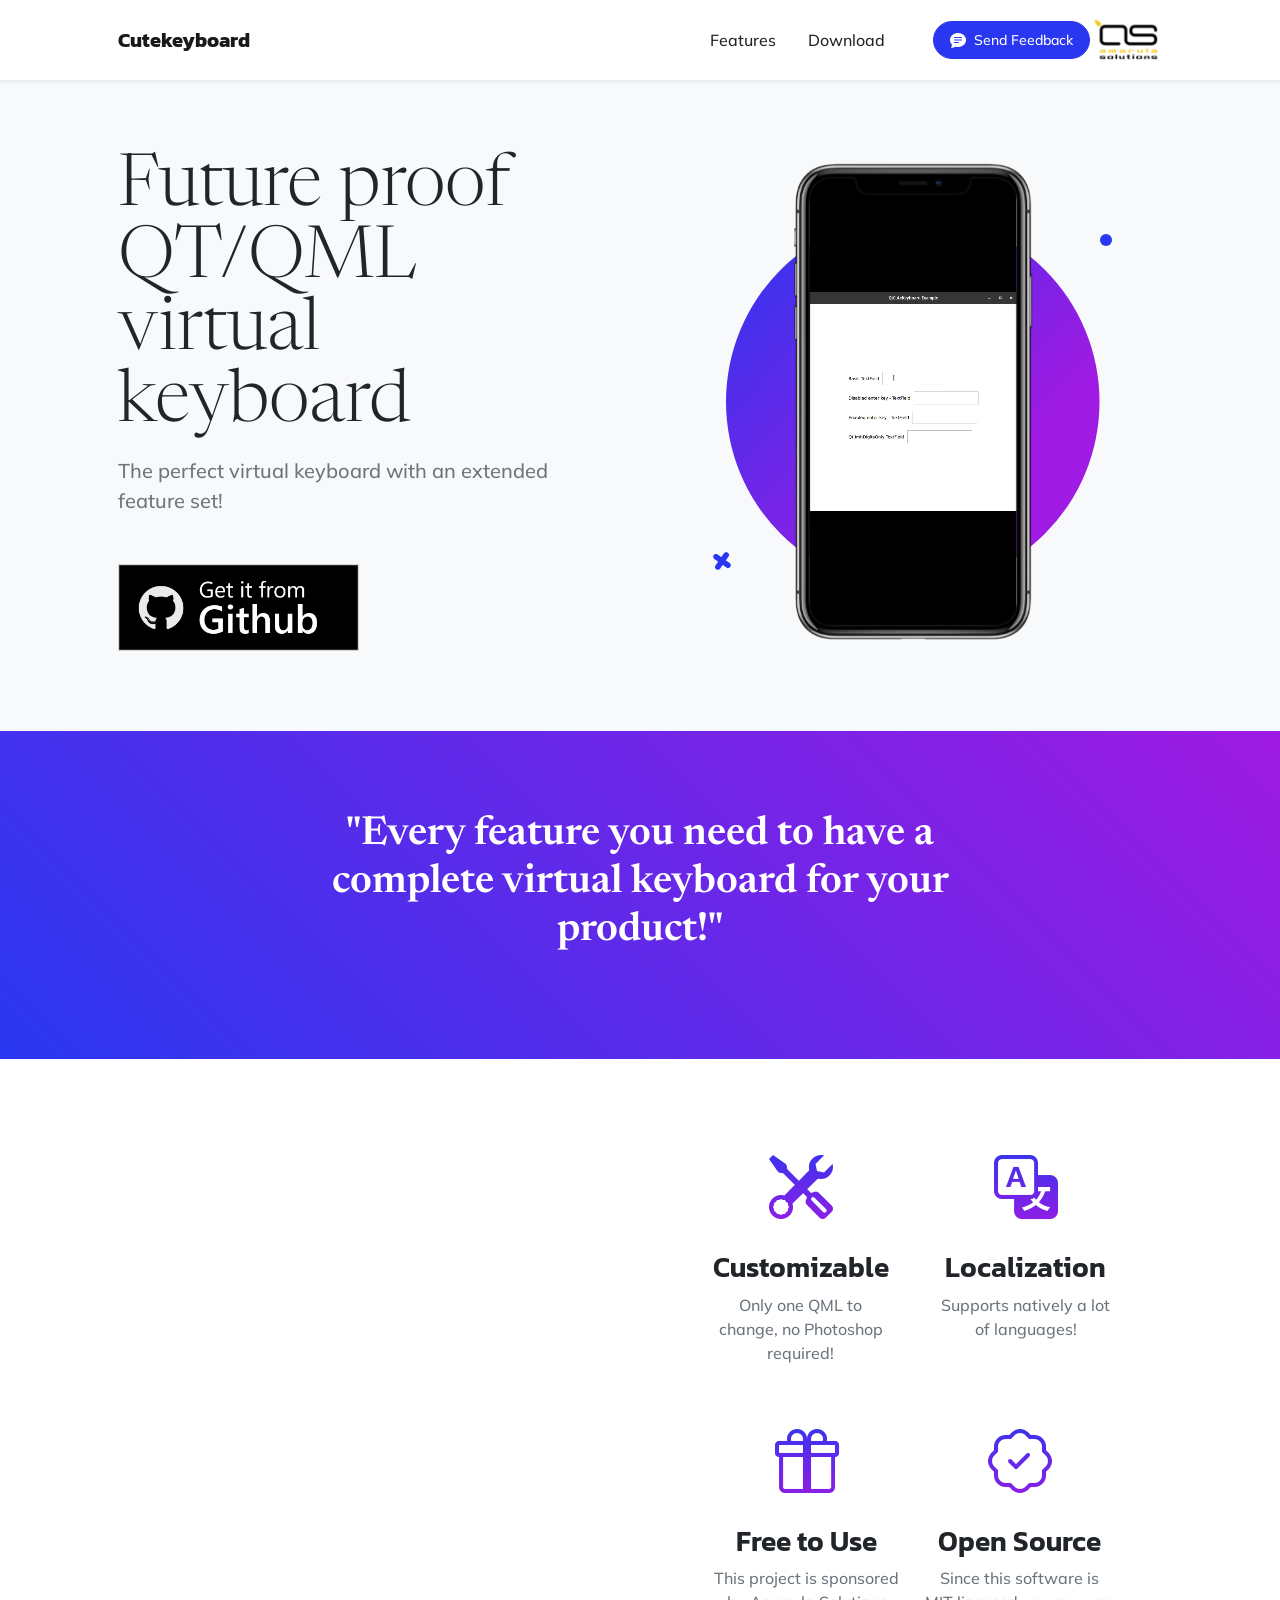
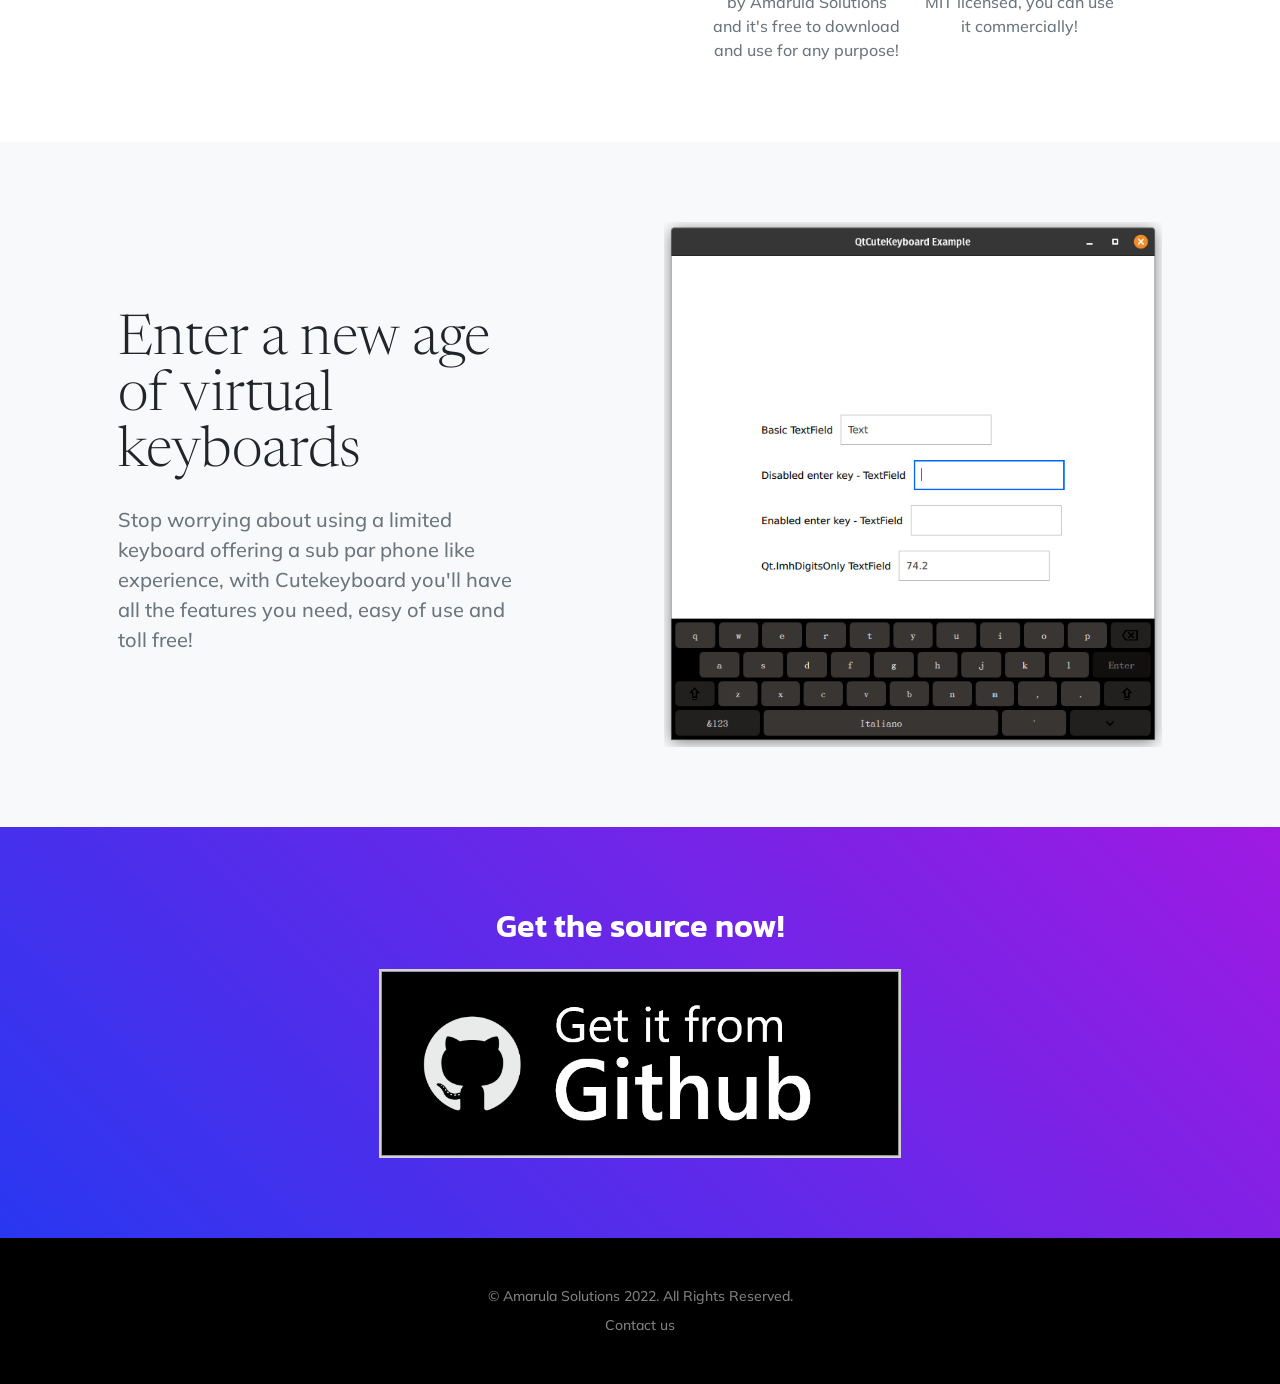
<file: index.html>
<!DOCTYPE html>
<html lang="en">
    <head>
        <meta charset="utf-8" />
        <meta name="viewport" content="width=device-width, initial-scale=1, shrink-to-fit=no" />
        <meta name="description" content="" />
        <meta name="author" content="" />
        <title>Cutekeyboard - future proof QT virtual keyboard</title>
        <link rel="icon" type="image/x-icon" href="assets/favicon.ico" />
        <!-- Bootstrap icons-->
        <link href="https://cdn.jsdelivr.net/npm/bootstrap-icons@1.5.0/font/bootstrap-icons.css" rel="stylesheet" />
        <!-- Google fonts-->
        <link rel="preconnect" href="https://fonts.gstatic.com" />
        <link href="https://fonts.googleapis.com/css2?family=Newsreader:ital,wght@0,600;1,600&amp;display=swap" rel="stylesheet" />
        <link href="https://fonts.googleapis.com/css2?family=Mulish:ital,wght@0,300;0,500;0,600;0,700;1,300;1,500;1,600;1,700&amp;display=swap" rel="stylesheet" />
        <link href="https://fonts.googleapis.com/css2?family=Kanit:ital,wght@0,400;1,400&amp;display=swap" rel="stylesheet" />
        <meta property="og:image" content="https://amarula.github.io/cutekeyboard/assets/img/keyboardcute.png" />
        <meta property="og:image:width" content="400" />
        <meta property="og:image:height" content="228" />
        <meta property="og:image:type" content="image/png" />
        <meta name="twitter:card" content="summary_large_image" />
        <meta property="twitter:image" content="https://amarula.github.io/cutekeyboard/assets/img/keyboardcute.png" />
        <!-- Core theme CSS (includes Bootstrap)-->
        <link href="css/styles.css" rel="stylesheet" />
    </head>
    <body id="page-top">
        <!-- Navigation-->
        <nav class="navbar navbar-expand-lg navbar-light fixed-top shadow-sm" id="mainNav">
            <div class="container px-5">
                <a class="navbar-brand fw-bold" href="#page-top">Cutekeyboard</a>
                <button class="navbar-toggler" type="button" data-bs-toggle="collapse" data-bs-target="#navbarResponsive" aria-controls="navbarResponsive" aria-expanded="false" aria-label="Toggle navigation">
                    Menu
                    <i class="bi-list"></i>
                </button>
                <div class="collapse navbar-collapse" id="navbarResponsive">
                    <ul class="navbar-nav ms-auto me-4 my-3 my-lg-0">
                        <li class="nav-item"><a class="nav-link me-lg-3" href="#features">Features</a></li>
                        <li class="nav-item"><a class="nav-link me-lg-3" href="#download">Download</a></li>
                    </ul>
                    <a class="btn btn-primary rounded-pill px-3 mb-2 mb-lg-0" href="https://github.com/amarula/cutekeyboard/issues/new">
                        <span class="d-flex align-items-center">
                            <i class="bi-chat-text-fill me-2"></i>
                            <span class="small">Send Feedback</span>
                        </span>
                    </a>
                    <a href="https://www.amarulasolutions.com/">
                        <img class="app-badge float-end" src="assets/img/amarula-solutions-logo.png" alt="..." />
                    </a>
                </div>
            </div>
        </nav>
        <!-- Mashead header-->
        <header class="masthead">
            <div class="container px-5">
                <div class="row gx-5 align-items-center">
                    <div class="col-lg-6">
                        <!-- Mashead text and app badges-->
                        <div class="mb-5 mb-lg-0 text-center text-lg-start">
                            <h1 class="display-2 lh-1 mb-3">Future proof QT/QML virtual keyboard</h1>
                            <p class="lead fw-normal text-muted mb-5">The perfect virtual keyboard with an extended feature set!</p>
                            <div class="d-flex flex-column flex-lg-row align-items-center">
                                <a class="me-lg-3 mb-4 mb-lg-0" href="https://github.com/amarula/cutekeyboard/"><img class="img-fluid" style="max-width: 50%;" src="assets/img/github-badge.png" alt="..." /></a>
                            </div>
                        </div>
                    </div>
                    <div class="col-lg-6">
                        <!-- Masthead device mockup feature-->
                        <div class="masthead-device-mockup">
                            <svg class="circle" viewBox="0 0 100 100" xmlns="http://www.w3.org/2000/svg">
                                <defs>
                                    <linearGradient id="circleGradient" gradientTransform="rotate(45)">
                                        <stop class="gradient-start-color" offset="0%"></stop>
                                        <stop class="gradient-end-color" offset="100%"></stop>
                                    </linearGradient>
                                </defs>
                                <circle cx="50" cy="50" r="50"></circle></svg
                            ><svg class="shape-1 d-none d-sm-block" viewBox="0 0 240.83 240.83" xmlns="http://www.w3.org/2000/svg">
                                <rect x="-32.54" y="78.39" width="305.92" height="84.05" rx="42.03" transform="translate(120.42 -49.88) rotate(45)"></rect>
                                <rect x="-32.54" y="78.39" width="305.92" height="84.05" rx="42.03" transform="translate(-49.88 120.42) rotate(-45)"></rect></svg
                            ><svg class="shape-2 d-none d-sm-block" viewBox="0 0 100 100" xmlns="http://www.w3.org/2000/svg"><circle cx="50" cy="50" r="50"></circle></svg>
                            <div class="device-wrapper">
                                <div class="device" data-device="iPhoneX" data-orientation="portrait" data-color="black">
                                    <div class="screen bg-black">
                                        <video muted="muted" autoplay="" loop="" style="max-width: 100%; height: 100%"><source src="assets/img/demo-screen.webm" type="video/webm" /></video>
                                    </div>
                                </div>
                            </div>
                        </div>
                    </div>
                </div>
            </div>
        </header>
        <!-- Quote/testimonial aside-->
        <aside class="text-center bg-gradient-primary-to-secondary">
            <div class="container px-5">
                <div class="row gx-5 justify-content-center">
                    <div class="col-xl-8">
                        <div class="h2 fs-1 text-white mb-4">"Every feature you need to have a complete virtual keyboard for your product!"</div>
                    </div>
                </div>
            </div>
        </aside>
        <!-- App features section-->
        <section id="features">
            <div class="container px-5">
                <div class="row gx-5 align-items-center">
                    <div class="col-lg-8 order-lg-1 mb-5 mb-lg-0">
                        <div class="container-fluid px-5">
                            <div class="row gx-5">
                                <div class="col-md-6 mb-5">
                                    <!-- Feature item-->
                                    <div class="text-center">
                                        <i class="bi-tools icon-feature text-gradient d-block mb-3"></i>
                                        <h3 class="font-alt">Customizable</h3>
                                        <p class="text-muted mb-0">Only one QML to change, no Photoshop required!</p>
                                    </div>
                                </div>
                                <div class="col-md-6 mb-5">
                                    <!-- Feature item-->
                                    <div class="text-center">
                                        <i class="bi-translate icon-feature text-gradient d-block mb-3"></i>
                                        <h3 class="font-alt">Localization</h3>
                                        <p class="text-muted mb-0">Supports natively a lot of languages!</p>
                                    </div>
                                </div>
                            </div>
                            <div class="row">
                                <div class="col-md-6 mb-5 mb-md-0">
                                    <!-- Feature item-->
                                    <div class="text-center">
                                        <i class="bi-gift icon-feature text-gradient d-block mb-3"></i>
                                        <h3 class="font-alt">Free to Use</h3>
                                        <p class="text-muted mb-0">This project is sponsored by Amarula Solutions and it's free to download and use for any purpose!</p>
                                    </div>
                                </div>
                                <div class="col-md-6">
                                    <!-- Feature item-->
                                    <div class="text-center">
                                        <i class="bi-patch-check icon-feature text-gradient d-block mb-3"></i>
                                        <h3 class="font-alt">Open Source</h3>
                                        <p class="text-muted mb-0">Since this software is MIT licensed, you can use it commercially!</p>
                                    </div>
                                </div>
                            </div>
                        </div>
                    </div>
                    <div class="col-lg-4 order-lg-0">
			    <iframe width="100%" height="400" src="https://www.youtube.com/embed/TFNbTDwV0WE?si=BGjE-wn8uvKQI5Gi" title="YouTube video player" frameborder="0" allow="accelerometer; autoplay; clipboard-write; encrypted-media; gyroscope; picture-in-picture; web-share" referrerpolicy="strict-origin-when-cross-origin" allowfullscreen></iframe>
                    </div>
                </div>
            </div>
        </section>
        <!-- Basic features section-->
        <section class="bg-light">
            <div class="container px-5">
                <div class="row gx-5 align-items-center justify-content-center justify-content-lg-between">
                    <div class="col-12 col-lg-5">
                        <h2 class="display-4 lh-1 mb-4">Enter a new age of virtual keyboards</h2>
                        <p class="lead fw-normal text-muted mb-5 mb-lg-0">Stop worrying about using a limited keyboard offering a sub par phone like experience, with Cutekeyboard you'll have all the features you need, easy of use and toll free!</p>
                    </div>
                    <div class="col-sm-8 col-md-6">
                        <div class="px-5 px-sm-0"><img class="img-fluid rounded-square" src="assets/img/screen1.png" alt="..." /></div>
                    </div>
                </div>
            </div>
        </section>
        <section class="bg-gradient-primary-to-secondary" id="download">
            <div class="container px-5">
                <h2 class="text-center text-white font-alt mb-4">Get the source now!</h2>
                <div class="d-flex flex-column">
                    <a href="https://github.com/amarula/cutekeyboard/"><img class="img-fluid mx-auto d-block" style="max-width: 50%;" src="assets/img/github-badge.png" alt="..." /></a>
                </div>
            </div>
        </section>
        <!-- Footer-->
        <footer class="bg-black text-center py-5">
            <div class="container px-5">
                <div class="text-white-50 small">
                    <div class="mb-2">&copy; Amarula Solutions 2022. All Rights Reserved.</div>
                    <a href="https://www.amarulasolutions.com/">Contact us</a>
                </div>
            </div>
        </footer>
        <!-- Bootstrap core JS-->
        <script src="https://cdn.jsdelivr.net/npm/bootstrap@5.1.3/dist/js/bootstrap.bundle.min.js"></script>
        <!-- Core theme JS-->
        <script src="js/scripts.js"></script>
    </body>
</html>
</file>
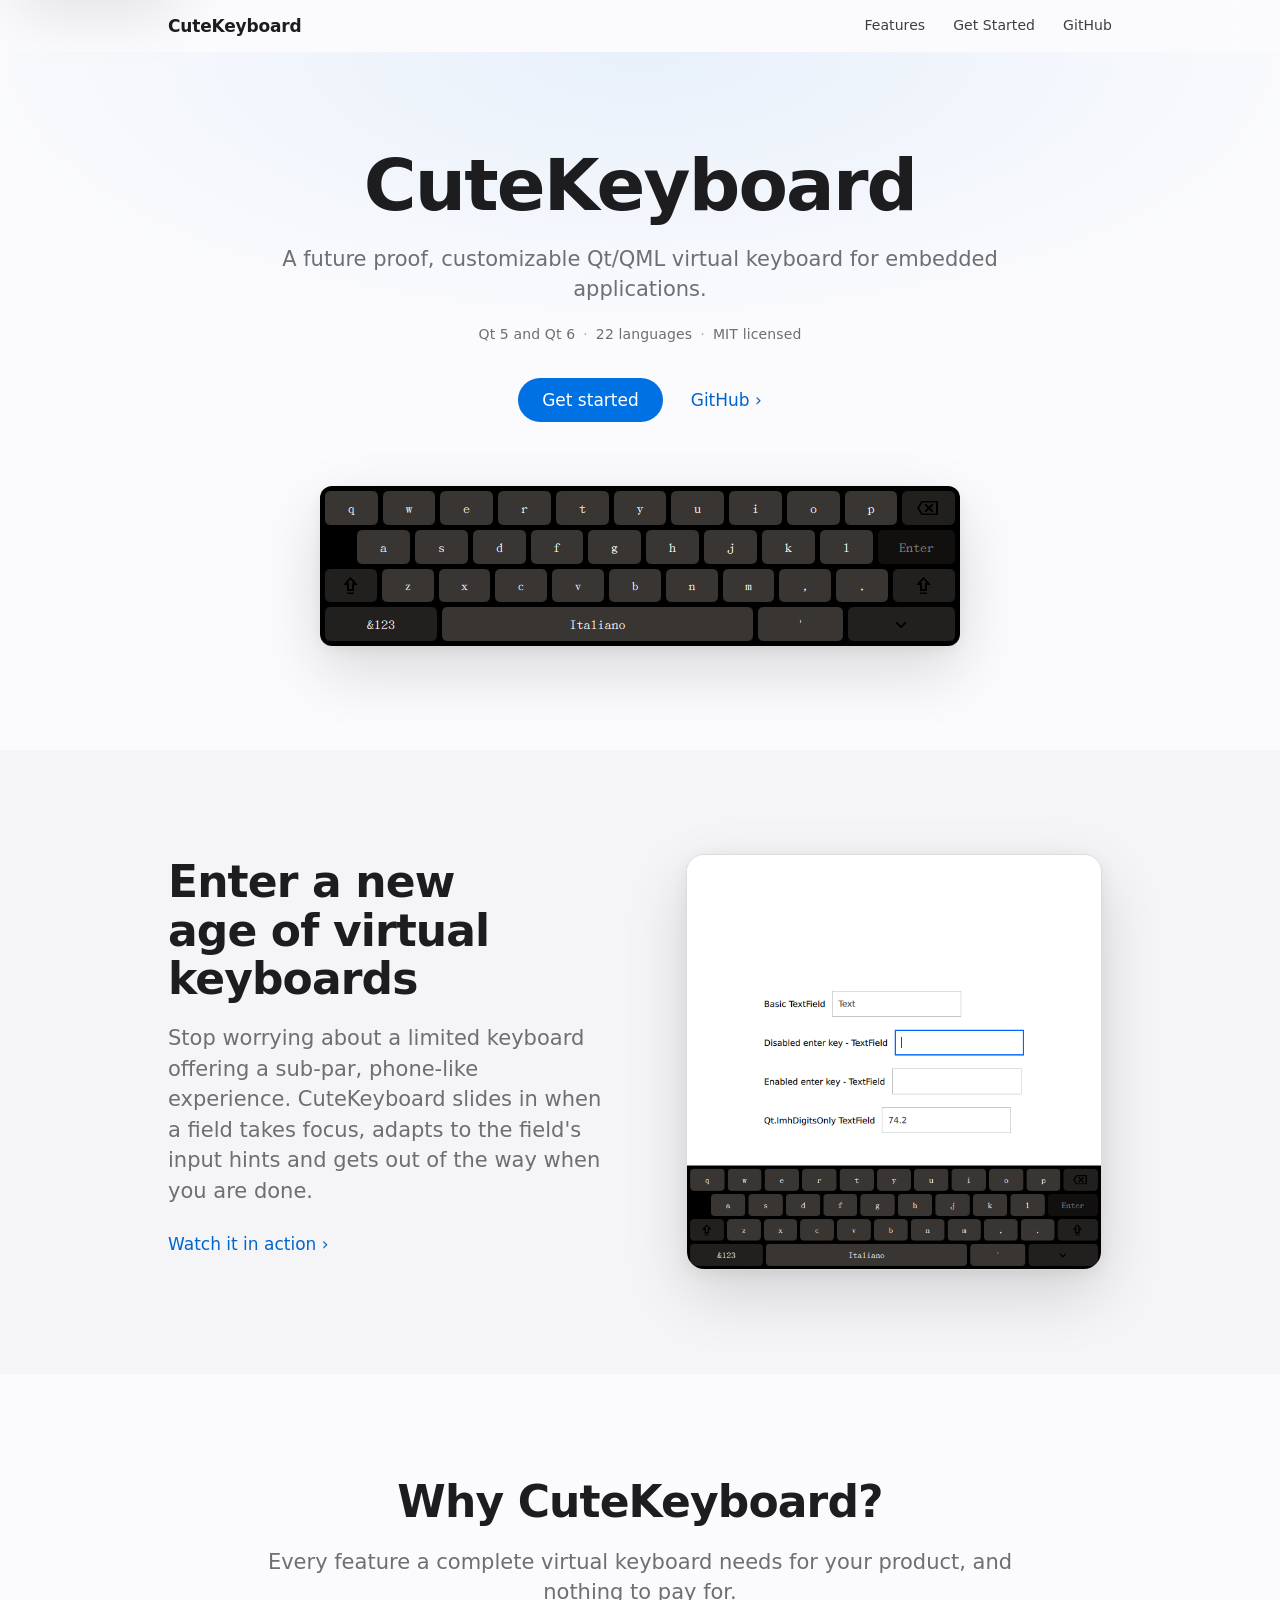
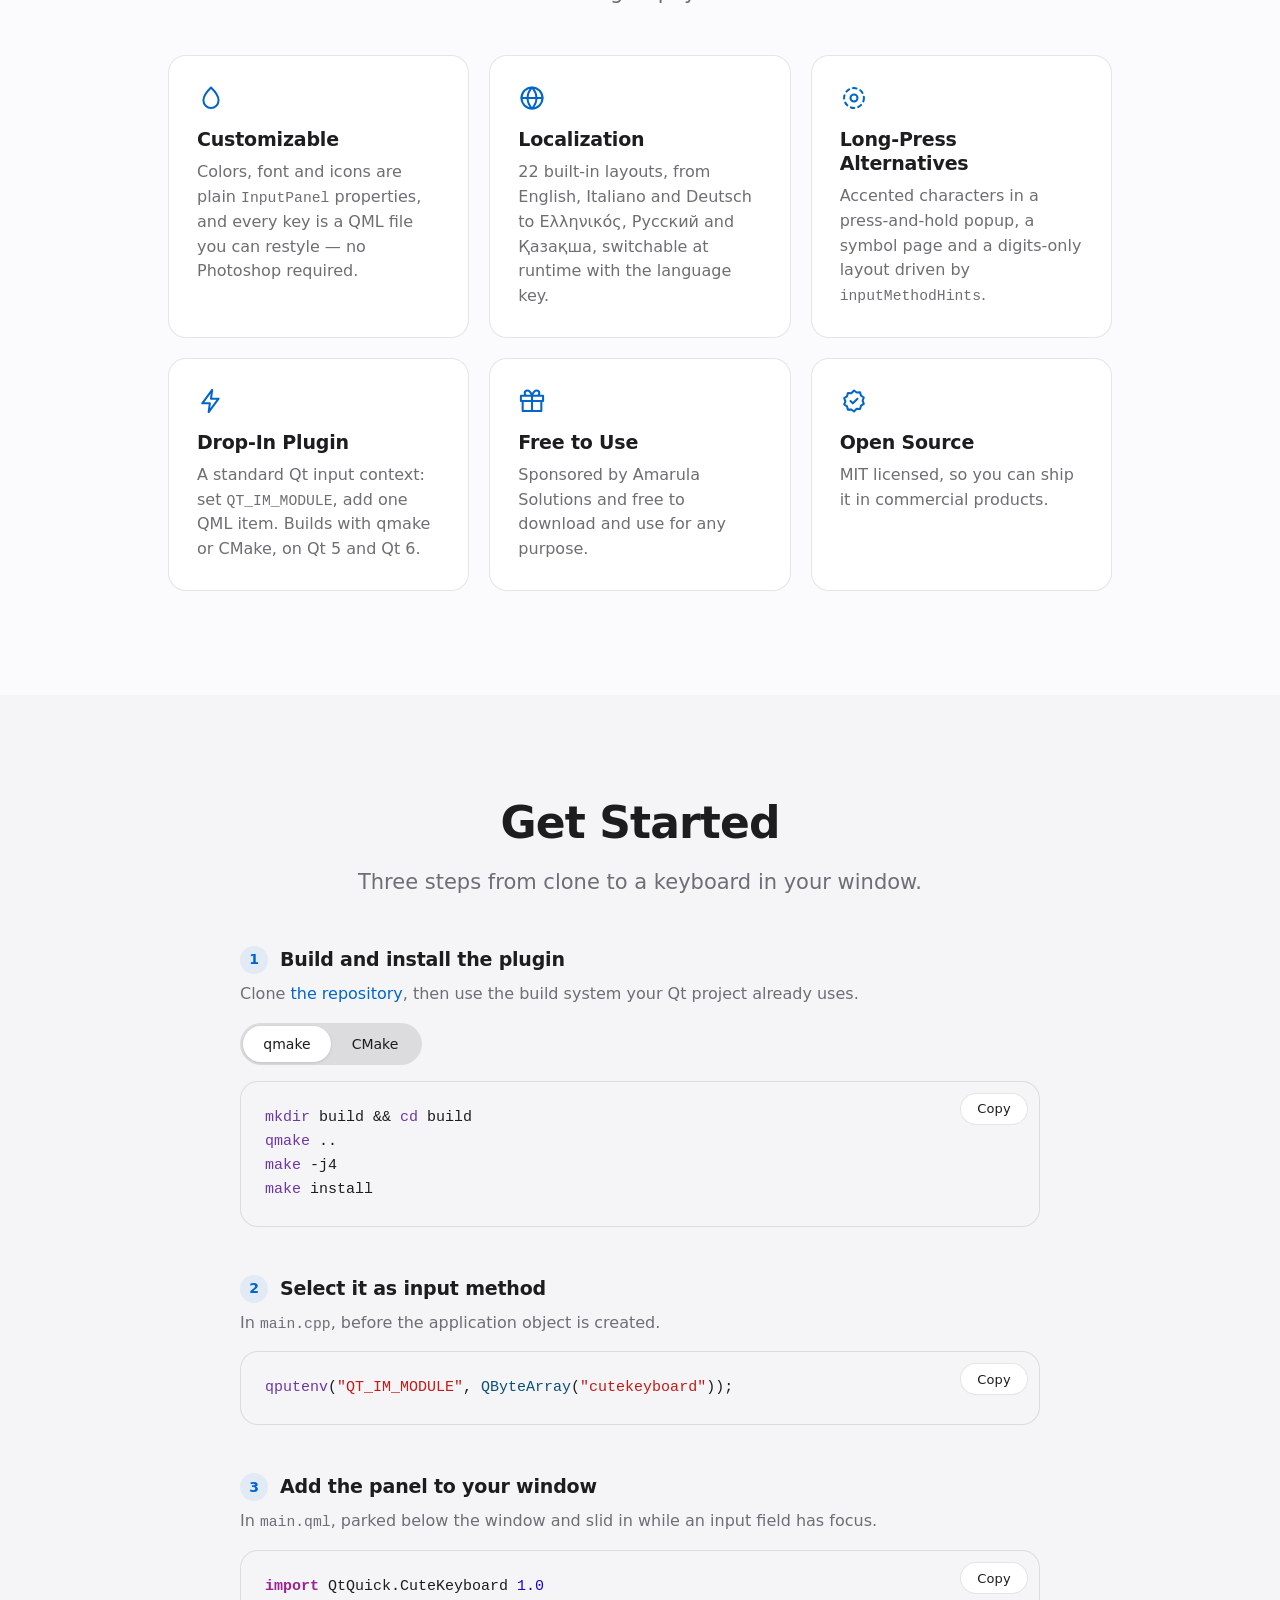
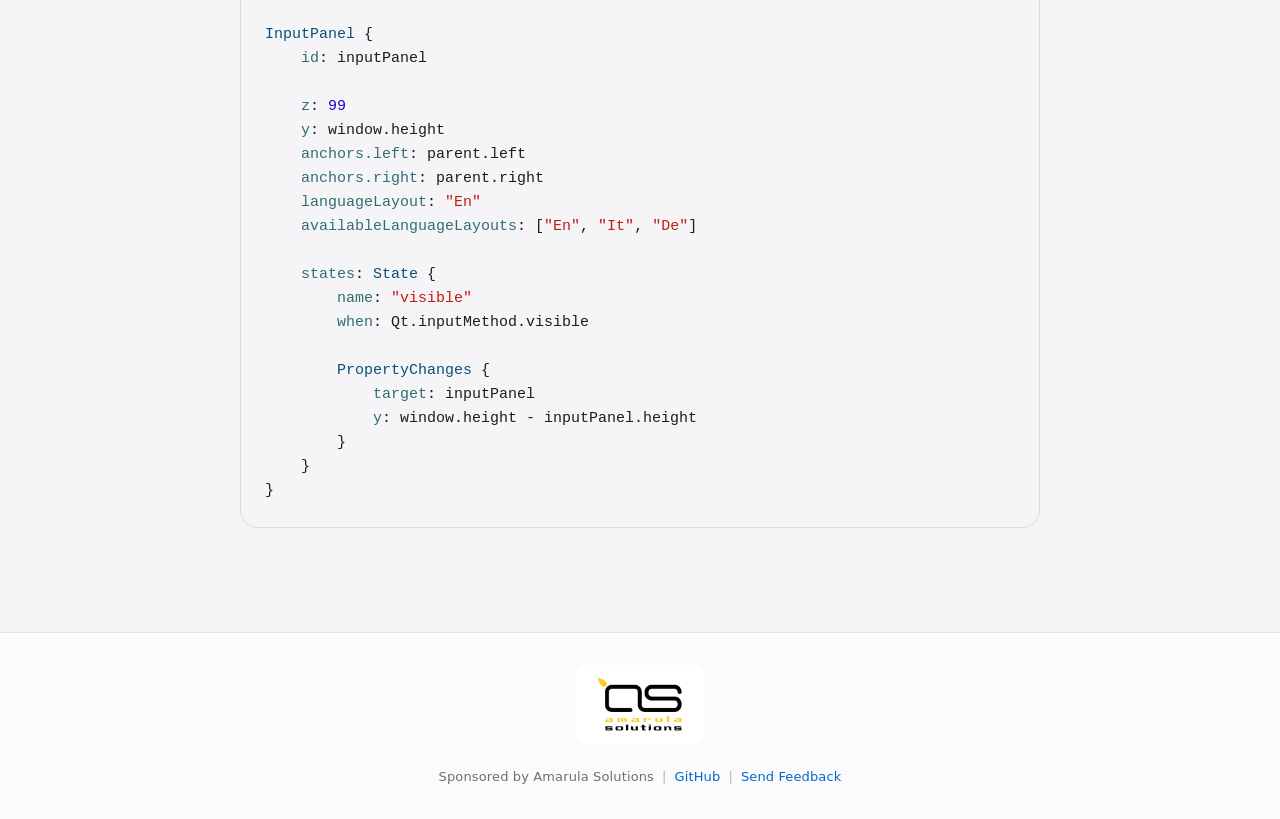
<file: docs/index.html>
<!DOCTYPE html>
<html lang="en">

<head>
    <meta charset="UTF-8" />
    <meta name="viewport" content="width=device-width, initial-scale=1.0" />
    <title>CuteKeyboard - Virtual Keyboard for Qt Embedded</title>
    <meta name="description"
        content="CuteKeyboard — a customizable, multi-language Qt/QML virtual keyboard plugin for embedded applications. MIT licensed, for Qt 5 and Qt 6.">
    <meta property="og:title" content="CuteKeyboard – Virtual Keyboard for Qt Embedded">
    <meta property="og:description"
        content="Customizable, multi-language Qt/QML virtual keyboard plugin for embedded applications.">
    <meta property="og:type" content="website">
    <meta property="og:url" content="https://amarula.github.io/cutekeyboard/">
    <meta property="og:image" content="https://amarula.github.io/cutekeyboard/assets/keyboardcute.png">
    <meta property="og:image:width" content="400">
    <meta property="og:image:height" content="400">
    <meta name="twitter:card" content="summary_large_image">
    <meta name="color-scheme" content="light dark">
    <meta name="theme-color" content="#fbfbfd" media="(prefers-color-scheme: light)">
    <meta name="theme-color" content="#000000" media="(prefers-color-scheme: dark)">
    <link rel="icon" type="image/x-icon" href="assets/favicon.ico">
    <style>
        :root {
            --bg: #fbfbfd;
            --surface: #ffffff;
            --surface-alt: #f5f5f7;
            --text: #1d1d1f;
            --text-secondary: #6e6e73;
            --accent: #0071e3;
            --accent-hover: #0077ed;
            --link: #0066cc;
            --hairline: rgba(0, 0, 0, 0.1);
            --nav-bg: rgba(251, 251, 253, 0.72);
            --tint: rgba(0, 113, 227, 0.08);
            --shadow-deep: 0 1.5rem 4rem rgba(0, 0, 0, 0.14), 0 0.25rem 1rem rgba(0, 0, 0, 0.06);

            --code-keyword: #9b2393;
            --code-type: #0b4f79;
            --code-string: #c41a16;
            --code-number: #1c00cf;
            --code-property: #326d74;
            --code-function: #6c36a9;

            --radius-s: 0.75rem;
            --radius-m: 1.125rem;
            --radius-l: 1.5rem;
            --nav-height: 3.25rem;
            --gutter: 1.5rem;
            --content: 62rem;

            --font: system-ui, -apple-system, "Segoe UI", Roboto, "Helvetica Neue", sans-serif;
            --font-mono: ui-monospace, "SF Mono", Menlo, Consolas, monospace;
            --ease-out: cubic-bezier(0.2, 0.8, 0.2, 1);
        }

        @media (prefers-color-scheme: dark) {
            :root {
                --bg: #000000;
                --surface: #1c1c1e;
                --surface-alt: #161617;
                --text: #f5f5f7;
                --text-secondary: #a1a1a6;
                --link: #2997ff;
                --hairline: rgba(255, 255, 255, 0.14);
                --nav-bg: rgba(0, 0, 0, 0.72);
                --tint: rgba(41, 151, 255, 0.14);
                --shadow-deep: 0 1.5rem 4rem rgba(0, 0, 0, 0.6);

                --code-keyword: #fc5fa3;
                --code-type: #5dd8ff;
                --code-string: #fc6a5d;
                --code-number: #d0bf69;
                --code-property: #67b7a4;
                --code-function: #d0a8ff;
            }
        }

        * { margin: 0; padding: 0; box-sizing: border-box; }

        html {
            scroll-padding-top: calc(var(--nav-height) + 1rem);
            -webkit-text-size-adjust: 100%;
        }

        body {
            font-family: var(--font);
            font-size: 1.0625rem;
            line-height: 1.55;
            background: var(--bg);
            color: var(--text);
            -webkit-font-smoothing: antialiased;
        }

        h1, h2, h3 { font-optical-sizing: auto; text-wrap: balance; }

        h1 {
            font-size: clamp(2.5rem, 7vw, 4.5rem);
            font-weight: 700;
            line-height: 1.05;
            letter-spacing: -0.025em;
        }

        h2 {
            font-size: clamp(1.75rem, 4vw, 2.75rem);
            font-weight: 700;
            line-height: 1.1;
            letter-spacing: -0.02em;
        }

        h3 {
            font-size: 1.1875rem;
            font-weight: 600;
            line-height: 1.25;
            letter-spacing: -0.01em;
        }

        a { color: var(--link); text-decoration: none; }
        a:hover { text-decoration: underline; }
        a:active { opacity: 0.6; }

        :focus-visible {
            outline: 3px solid var(--accent);
            outline-offset: 3px;
            border-radius: 0.375rem;
        }

        code { font-family: var(--font-mono); font-size: 0.92em; }

        .skip-link {
            position: absolute;
            left: 1rem;
            top: -4rem;
            z-index: 20;
            padding: 0.625rem 1rem;
            border-radius: var(--radius-s);
            background: var(--surface);
            box-shadow: var(--shadow-deep);
        }

        .skip-link:focus { top: 0.5rem; }

        .sr-only {
            position: absolute;
            width: 1px;
            height: 1px;
            overflow: hidden;
            clip-path: inset(50%);
            white-space: nowrap;
        }

        /* Navigation: a translucent layer, content scrolls underneath */
        .nav {
            position: sticky;
            top: 0;
            z-index: 10;
            height: var(--nav-height);
            background: var(--nav-bg);
            -webkit-backdrop-filter: saturate(180%) blur(20px);
            backdrop-filter: saturate(180%) blur(20px);
            box-shadow: 0 1px 0 transparent;
            transition: box-shadow 200ms ease;
        }

        /* Edge appears only once content sits under the bar */
        .nav[data-scrolled] { box-shadow: 0 1px 0 var(--hairline); }

        .nav-inner {
            max-width: var(--content);
            height: 100%;
            margin: 0 auto;
            padding: 0 var(--gutter);
            display: flex;
            align-items: center;
            justify-content: space-between;
            gap: 1rem;
        }

        .nav a {
            display: inline-flex;
            align-items: center;
            min-height: 2.75rem;
            color: var(--text);
            font-size: 0.875rem;
            letter-spacing: 0.005em;
            opacity: 0.85;
            transition: opacity 150ms ease;
        }

        .nav a:hover { opacity: 1; text-decoration: none; }
        .nav a:active { opacity: 0.5; }

        .nav .wordmark {
            font-size: 1.0625rem;
            font-weight: 600;
            letter-spacing: -0.01em;
            opacity: 1;
        }

        .nav ul { display: flex; gap: 1.75rem; list-style: none; }

        @media (max-width: 40rem) {
            .nav .optional { display: none; }
            .nav ul { gap: 1.25rem; }
        }

        /* Layout */
        section {
            max-width: var(--content);
            margin: 0 auto;
            padding: clamp(3.5rem, 9vw, 6.5rem) var(--gutter);
            text-align: center;
        }

        .band { background: var(--surface-alt); }

        .lead {
            max-width: 60ch;
            margin: 1.25rem auto 0;
            color: var(--text-secondary);
            font-size: clamp(1.0625rem, 2.2vw, 1.3125rem);
            line-height: 1.45;
        }

        /* Hero */
        .hero-wrap { background: radial-gradient(ellipse 80% 60% at 50% 0%, var(--tint), transparent 70%); }
        .hero { padding-top: clamp(3.5rem, 8vw, 6rem); }

        .facts {
            margin-top: 1.25rem;
            color: var(--text-secondary);
            font-size: 0.875rem;
            letter-spacing: 0.01em;
        }

        .facts span + span::before { content: "·"; margin: 0 0.5rem; opacity: 0.6; }

        .cta {
            margin-top: 2rem;
            display: flex;
            flex-wrap: wrap;
            align-items: center;
            justify-content: center;
            gap: 0.75rem 1.75rem;
        }

        .btn {
            display: inline-flex;
            align-items: center;
            min-height: 2.75rem;
            padding: 0 1.5rem;
            border-radius: 9999px;
            background: var(--accent);
            color: #fff;
            font-weight: 500;
            transition: transform 100ms ease-out, background-color 150ms ease;
        }

        .btn:hover { background: var(--accent-hover); text-decoration: none; }
        .btn:active { transform: scale(0.97); opacity: 1; }

        .cta .quiet { display: inline-flex; align-items: center; min-height: 2.75rem; }

        .hero-visual {
            display: block;
            width: 100%;
            max-width: 40rem;
            height: auto;
            margin: clamp(2.5rem, 6vw, 4rem) auto 0;
            border-radius: var(--radius-s);
            box-shadow: var(--shadow-deep);
            animation: materialize 600ms var(--ease-out) both;
        }

        @keyframes materialize {
            from { opacity: 0; transform: scale(0.97); filter: blur(8px); }
        }

        /* Showcase: text and screenshot side by side, stacked on narrow screens */
        .showcase {
            display: grid;
            grid-template-columns: repeat(auto-fit, minmax(min(100%, 19rem), 1fr));
            align-items: center;
            gap: clamp(2rem, 6vw, 4.5rem);
            text-align: left;
        }

        .showcase .lead { margin-left: 0; }
        .showcase .quiet { display: inline-flex; align-items: center; min-height: 2.75rem; margin-top: 1rem; }

        .showcase img {
            display: block;
            width: 100%;
            max-width: 26rem;
            height: auto;
            margin: 0 auto;
            border: 1px solid var(--hairline);
            border-radius: var(--radius-m);
            box-shadow: var(--shadow-deep);
        }

        /* Features */
        .features {
            display: grid;
            grid-template-columns: repeat(auto-fit, minmax(16rem, 1fr));
            gap: 1.25rem;
            margin-top: 3rem;
            text-align: left;
        }

        .feature {
            background: var(--surface);
            border: 1px solid var(--hairline);
            border-radius: var(--radius-m);
            padding: 1.75rem;
        }

        .feature svg {
            display: block;
            width: 1.75rem;
            height: 1.75rem;
            margin-bottom: 1rem;
            fill: none;
            stroke: var(--link);
            stroke-width: 1.75;
            stroke-linecap: round;
            stroke-linejoin: round;
        }

        .feature p { margin-top: 0.5rem; color: var(--text-secondary); font-size: 1rem; }

        /* Code */
        .steps { max-width: 50rem; margin: 3rem auto 0; text-align: left; list-style: none; }
        .steps > li + li { margin-top: 3rem; }

        .step-head { display: flex; align-items: center; gap: 0.75rem; }

        .step-num {
            flex: none;
            display: inline-flex;
            align-items: center;
            justify-content: center;
            width: 1.75rem;
            height: 1.75rem;
            border-radius: 50%;
            background: var(--tint);
            color: var(--link);
            font-size: 0.875rem;
            font-weight: 600;
        }

        .steps p { margin-top: 0.5rem; color: var(--text-secondary); font-size: 1rem; }
        .steps .code-wrap { margin-top: 1rem; }

        /* Segmented control: only shown when script can drive it, otherwise both panels stay visible */
        .segmented { display: none; }

        .js .segmented {
            display: inline-flex;
            margin-top: 1rem;
            padding: 0.1875rem;
            border-radius: 9999px;
            background: var(--hairline);
        }

        .segmented button {
            min-width: 5.5rem;
            min-height: 2.25rem;
            padding: 0 1rem;
            border: 0;
            border-radius: 9999px;
            background: transparent;
            color: var(--text);
            font: 500 0.875rem/1 var(--font);
            cursor: pointer;
            transition: background-color 150ms ease, transform 100ms ease-out;
        }

        .segmented button:active { transform: scale(0.97); }

        .segmented button[aria-selected="true"] {
            background: var(--surface);
            box-shadow: 0 1px 3px rgba(0, 0, 0, 0.12);
        }

        .steps .panel-label { margin-top: 1.5rem; font-weight: 600; color: var(--text); }
        .js .panel-label { display: none; }
        .js .panel[hidden] { display: none; }

        .code-wrap {
            position: relative;
            max-width: 50rem;
            margin: 2rem auto 0;
        }

        .code-block {
            background: var(--surface-alt);
            color: var(--text);
            border: 1px solid var(--hairline);
            border-radius: var(--radius-m);
            padding: 1.5rem;
            text-align: left;
            overflow-x: auto;
            scrollbar-width: thin;
            font-size: 0.9375rem;
            line-height: 1.6;
        }

        .code-block code { font-size: inherit; white-space: pre; }

        /* On narrow screens the Copy chip gets its own row instead of covering the first line */
        @media (max-width: 40rem) {
            .code-block { padding-top: 3.25rem; }
        }

        /* Syntax tokens: keyword, type, string, number, property, function */
        .code-block .k { color: var(--code-keyword); font-weight: 600; }
        .code-block .t { color: var(--code-type); }
        .code-block .s { color: var(--code-string); }
        .code-block .n { color: var(--code-number); }
        .code-block .p { color: var(--code-property); }
        .code-block .f { color: var(--code-function); }

        .copy {
            position: absolute;
            top: 0.75rem;
            right: 0.75rem;
            min-width: 4.25rem;
            min-height: 2rem;
            padding: 0 0.75rem;
            border: 1px solid var(--hairline);
            border-radius: 9999px;
            background: var(--surface);
            color: var(--text);
            font: 500 0.8125rem/1 var(--font);
            letter-spacing: 0.01em;
            cursor: pointer;
            transition: transform 100ms ease-out, color 150ms ease;
        }

        /* Extend the hit area to 44px without growing the chip */
        .copy::after { content: ""; position: absolute; inset: -0.375rem; }

        .copy:hover { color: var(--link); }
        .copy:active { transform: scale(0.95); }

        /* Footer */
        footer {
            border-top: 1px solid var(--hairline);
            padding: 2rem var(--gutter);
            text-align: center;
            color: var(--text-secondary);
            font-size: 0.8125rem;
            letter-spacing: 0.01em;
        }

        footer .sep { margin: 0 0.5rem; opacity: 0.5; }

        /* The logo is black on white, so it keeps a light plate in dark mode */
        .sponsor {
            display: inline-block;
            margin-bottom: 1rem;
            padding: 0.5rem 1rem;
            border-radius: var(--radius-s);
            background: #fff;
        }

        .sponsor img { display: block; width: 6rem; height: auto; }

        /* Scroll reveal: only armed by script, so content is never hidden without it */
        .reveals .reveal {
            opacity: 0;
            transform: translateY(0.75rem);
            transition: opacity 600ms var(--ease-out), transform 600ms var(--ease-out);
        }

        .reveals .reveal.in { opacity: 1; transform: none; }

        @media (prefers-reduced-motion: no-preference) {
            html { scroll-behavior: smooth; }
        }

        @media (prefers-reduced-motion: reduce) {
            .hero-visual { animation: none; }
            .reveals .reveal { opacity: 1; transform: none; transition: none; }
            .btn:active, .copy:active, .segmented button:active { transform: none; opacity: 0.7; }
        }

        @media (prefers-reduced-transparency: reduce) {
            .nav {
                background: var(--bg);
                -webkit-backdrop-filter: none;
                backdrop-filter: none;
            }
        }

        @media (prefers-contrast: more) {
            :root {
                --text-secondary: #424245;
                --hairline: rgba(0, 0, 0, 0.45);
                --link: #004f9e;
                --accent: #0058b0;
                --accent-hover: #0058b0;
            }

            .nav {
                background: var(--bg);
                -webkit-backdrop-filter: none;
                backdrop-filter: none;
                box-shadow: 0 1px 0 var(--hairline);
            }
        }

        @media (prefers-contrast: more) and (prefers-color-scheme: dark) {
            :root {
                --text-secondary: #d2d2d7;
                --hairline: rgba(255, 255, 255, 0.5);
                --link: #6cb8ff;
            }
        }
    </style>
</head>

<body>
    <a class="skip-link" href="#main">Skip to content</a>

    <header class="nav">
        <nav class="nav-inner" aria-label="Primary">
            <a class="wordmark" href="#top">CuteKeyboard</a>
            <ul>
                <li class="optional"><a href="#features">Features</a></li>
                <li><a href="#get-started">Get Started</a></li>
                <li><a href="https://github.com/amarula/cutekeyboard" target="_blank" rel="noopener">GitHub</a></li>
            </ul>
        </nav>
    </header>

    <main id="main">
        <div class="hero-wrap" id="top">
            <section class="hero">
                <h1>CuteKeyboard</h1>
                <p class="lead">A future proof, customizable Qt/QML virtual keyboard for embedded applications.</p>
                <p class="facts"><span>Qt 5 and Qt 6</span><span>22 languages</span><span>MIT licensed</span></p>
                <div class="cta">
                    <a class="btn" href="#get-started">Get started</a>
                    <a class="quiet" href="https://github.com/amarula/cutekeyboard" target="_blank"
                        rel="noopener">GitHub ›</a>
                </div>
                <img class="hero-visual" src="assets/keyboard.png" width="640" height="160"
                    alt="CuteKeyboard with the Italian layout: dark keys, shift, backspace, enter, symbols and hide keys">
            </section>
        </div>

        <div class="band">
            <section class="showcase" id="overview">
                <div class="reveal">
                    <h2>Enter a new age of virtual keyboards</h2>
                    <p class="lead">Stop worrying about a limited keyboard offering a sub-par, phone-like
                        experience. CuteKeyboard slides in when a field takes focus, adapts to the field's input
                        hints and gets out of the way when you are done.</p>
                    <a class="quiet" href="https://www.youtube.com/watch?v=TFNbTDwV0WE" target="_blank"
                        rel="noopener">Watch it in action ›</a>
                </div>
                <img class="reveal" src="assets/example.png" width="640" height="640" loading="lazy"
                    alt="Example application with four text fields and the keyboard open at the bottom of the window">
            </section>
        </div>

        <section id="features">
            <h2 class="reveal">Why CuteKeyboard?</h2>
            <p class="lead reveal">Every feature a complete virtual keyboard needs for your product, and nothing to
                pay for.</p>
            <div class="features reveal">
                <div class="feature">
                    <svg viewBox="0 0 24 24" aria-hidden="true">
                        <path d="M12 3s6.5 6.4 6.5 11a6.5 6.5 0 0 1-13 0C5.5 9.4 12 3 12 3z" />
                    </svg>
                    <h3>Customizable</h3>
                    <p>Colors, font and icons are plain <code>InputPanel</code> properties, and every key is a QML
                        file you can restyle — no Photoshop required.</p>
                </div>
                <div class="feature">
                    <svg viewBox="0 0 24 24" aria-hidden="true">
                        <circle cx="12" cy="12" r="9" />
                        <path d="M3 12h18M12 3c2.5 2.6 3.8 5.6 3.8 9s-1.3 6.4-3.8 9c-2.5-2.6-3.8-5.6-3.8-9S9.5 5.6 12 3z" />
                    </svg>
                    <h3>Localization</h3>
                    <p>22 built-in layouts, from English, Italiano and Deutsch to Ελληνικός, Русский and Қазақша,
                        switchable at runtime with the language key.</p>
                </div>
                <div class="feature">
                    <svg viewBox="0 0 24 24" aria-hidden="true">
                        <circle cx="12" cy="12" r="3" />
                        <circle cx="12" cy="12" r="8.5" stroke-dasharray="3 3.5" />
                    </svg>
                    <h3>Long-Press Alternatives</h3>
                    <p>Accented characters in a press-and-hold popup, a symbol page and a digits-only layout
                        driven by <code>inputMethodHints</code>.</p>
                </div>
                <div class="feature">
                    <svg viewBox="0 0 24 24" aria-hidden="true">
                        <path d="M13 2.5 4.5 14H11l-1 7.5L18.5 10H12z" />
                    </svg>
                    <h3>Drop-In Plugin</h3>
                    <p>A standard Qt input context: set <code>QT_IM_MODULE</code>, add one QML item. Builds with
                        qmake or CMake, on Qt 5 and Qt 6.</p>
                </div>
                <div class="feature">
                    <svg viewBox="0 0 24 24" aria-hidden="true">
                        <path d="M20 12v8.5H4V12M2.5 7.5h19V12h-19zM12 7.5v13M12 7.5S10.5 3 8 3a2.25 2.25 0 0 0 0 4.5zM12 7.5S13.5 3 16 3a2.25 2.25 0 0 1 0 4.5z" />
                    </svg>
                    <h3>Free to Use</h3>
                    <p>Sponsored by Amarula Solutions and free to download and use for any purpose.</p>
                </div>
                <div class="feature">
                    <svg viewBox="0 0 24 24" aria-hidden="true">
                        <path d="m9 12 2 2 4-4" />
                        <path d="M12 3l2.3 1.7 2.9-.1.8 2.8 2.4 1.6-1 2.7 1 2.7-2.4 1.6-.8 2.8-2.9-.1L12 21l-2.3-1.7-2.9.1-.8-2.8L3.6 15l1-2.7-1-2.7L6 8l.8-2.8 2.9.1z" />
                    </svg>
                    <h3>Open Source</h3>
                    <p>MIT licensed, so you can ship it in commercial products.</p>
                </div>
            </div>
        </section>

        <div class="band">
            <section id="get-started">
                <h2 class="reveal">Get Started</h2>
                <p class="lead reveal">Three steps from clone to a keyboard in your window.</p>
                <ol class="steps">
                    <li class="reveal">
                        <div class="step-head"><span class="step-num" aria-hidden="true">1</span>
                            <h3>Build and install the plugin</h3>
                        </div>
                        <p>Clone <a href="https://github.com/amarula/cutekeyboard" target="_blank"
                                rel="noopener">the repository</a>, then use the build system your Qt project already
                            uses.</p>
                        <div class="segmented" role="tablist" aria-label="Build system">
                            <button type="button" role="tab" id="tab-qmake" aria-controls="panel-qmake"
                                aria-selected="true">qmake</button>
                            <button type="button" role="tab" id="tab-cmake" aria-controls="panel-cmake"
                                aria-selected="false" tabindex="-1">CMake</button>
                        </div>
                        <div class="panel" id="panel-qmake" role="tabpanel" aria-labelledby="tab-qmake">
                            <p class="panel-label">qmake (Qt 5 and Qt 6)</p>
                            <div class="code-wrap">
                                <pre class="code-block"><code><span class="f">mkdir</span> build &amp;&amp; <span class="f">cd</span> build
<span class="f">qmake</span> ..
<span class="f">make</span> -j4
<span class="f">make</span> install</code></pre>
                                <button class="copy" type="button">Copy</button>
                            </div>
                        </div>
                        <div class="panel" id="panel-cmake" role="tabpanel" aria-labelledby="tab-cmake">
                            <p class="panel-label">CMake (Qt 6)</p>
                            <div class="code-wrap">
                                <pre class="code-block"><code><span class="f">cmake</span> -S . -B build
<span class="f">cmake</span> --build build
<span class="f">cmake</span> --install build</code></pre>
                                <button class="copy" type="button">Copy</button>
                            </div>
                        </div>
                    </li>
                    <li class="reveal">
                        <div class="step-head"><span class="step-num" aria-hidden="true">2</span>
                            <h3>Select it as input method</h3>
                        </div>
                        <p>In <code>main.cpp</code>, before the application object is created.</p>
                        <div class="code-wrap">
                            <pre class="code-block"><code><span class="f">qputenv</span>(<span class="s">"QT_IM_MODULE"</span>, <span class="t">QByteArray</span>(<span class="s">"cutekeyboard"</span>));</code></pre>
                            <button class="copy" type="button">Copy</button>
                        </div>
                    </li>
                    <li class="reveal">
                        <div class="step-head"><span class="step-num" aria-hidden="true">3</span>
                            <h3>Add the panel to your window</h3>
                        </div>
                        <p>In <code>main.qml</code>, parked below the window and slid in while an input field has
                            focus.</p>
                        <div class="code-wrap">
                            <pre class="code-block"><code><span class="k">import</span> QtQuick.CuteKeyboard <span class="n">1.0</span>

<span class="t">InputPanel</span> {
    <span class="p">id</span>: inputPanel

    <span class="p">z</span>: <span class="n">99</span>
    <span class="p">y</span>: window.height
    <span class="p">anchors.left</span>: parent.left
    <span class="p">anchors.right</span>: parent.right
    <span class="p">languageLayout</span>: <span class="s">"En"</span>
    <span class="p">availableLanguageLayouts</span>: [<span class="s">"En"</span>, <span class="s">"It"</span>, <span class="s">"De"</span>]

    <span class="p">states</span>: <span class="t">State</span> {
        <span class="p">name</span>: <span class="s">"visible"</span>
        <span class="p">when</span>: Qt.inputMethod.visible

        <span class="t">PropertyChanges</span> {
            <span class="p">target</span>: inputPanel
            <span class="p">y</span>: window.height - inputPanel.height
        }
    }
}</code></pre>
                            <button class="copy" type="button">Copy</button>
                        </div>
                    </li>
                </ol>
                <span class="sr-only" role="status" id="copy-status"></span>
            </section>
        </div>
    </main>

    <footer>
        <a class="sponsor" href="https://www.amarulasolutions.com/" target="_blank" rel="noopener">
            <img src="assets/amarula-solutions-logo.png" width="300" height="200" loading="lazy"
                alt="Amarula Solutions">
        </a>
        <p>Sponsored by Amarula Solutions<span class="sep">|</span><a
                href="https://github.com/amarula/cutekeyboard" target="_blank" rel="noopener">GitHub</a><span
                class="sep">|</span><a href="https://github.com/amarula/cutekeyboard/issues/new" target="_blank"
                rel="noopener">Send Feedback</a></p>
    </footer>

    <script>
        (function () {
            var nav = document.querySelector('.nav');
            function onScroll() { nav.toggleAttribute('data-scrolled', window.scrollY > 8); }
            window.addEventListener('scroll', onScroll, { passive: true });
            onScroll();

            document.documentElement.classList.add('js');

            // Respond on pointer-down, keyboard users get click and the arrow keys
            var tabs = Array.prototype.slice.call(document.querySelectorAll('.segmented [role="tab"]'));
            function select(tab) {
                tabs.forEach(function (other) {
                    var on = other === tab;
                    other.setAttribute('aria-selected', on);
                    other.tabIndex = on ? 0 : -1;
                    document.getElementById(other.getAttribute('aria-controls')).hidden = !on;
                });
            }
            tabs.forEach(function (tab, index) {
                tab.addEventListener('pointerdown', function () { select(tab); });
                tab.addEventListener('click', function () { select(tab); });
                tab.addEventListener('keydown', function (event) {
                    if (event.key !== 'ArrowRight' && event.key !== 'ArrowLeft') return;
                    var next = tabs[(index + (event.key === 'ArrowRight' ? 1 : tabs.length - 1)) % tabs.length];
                    select(next);
                    next.focus();
                });
            });
            if (tabs.length) select(tabs[0]);

            if ('IntersectionObserver' in window) {
                var observer = new IntersectionObserver(function (entries) {
                    entries.forEach(function (entry) {
                        if (!entry.isIntersecting) return;
                        entry.target.classList.add('in');
                        observer.unobserve(entry.target);
                    });
                }, { rootMargin: '0px 0px -10% 0px' });
                document.documentElement.classList.add('reveals');
                document.querySelectorAll('.reveal').forEach(function (el) { observer.observe(el); });
            }

            var status = document.getElementById('copy-status');
            document.querySelectorAll('.copy').forEach(function (button) {
                button.addEventListener('click', function () {
                    if (!navigator.clipboard) return;
                    var code = button.parentElement.querySelector('code').textContent;
                    navigator.clipboard.writeText(code).then(function () {
                        button.textContent = 'Copied ✓';
                        status.textContent = 'Copied to clipboard';
                        clearTimeout(button.resetTimer);
                        button.resetTimer = setTimeout(function () {
                            button.textContent = 'Copy';
                            status.textContent = '';
                        }, 1500);
                    }, function () { });
                });
            });
        })();
    </script>
</body>

</html>
</file>
